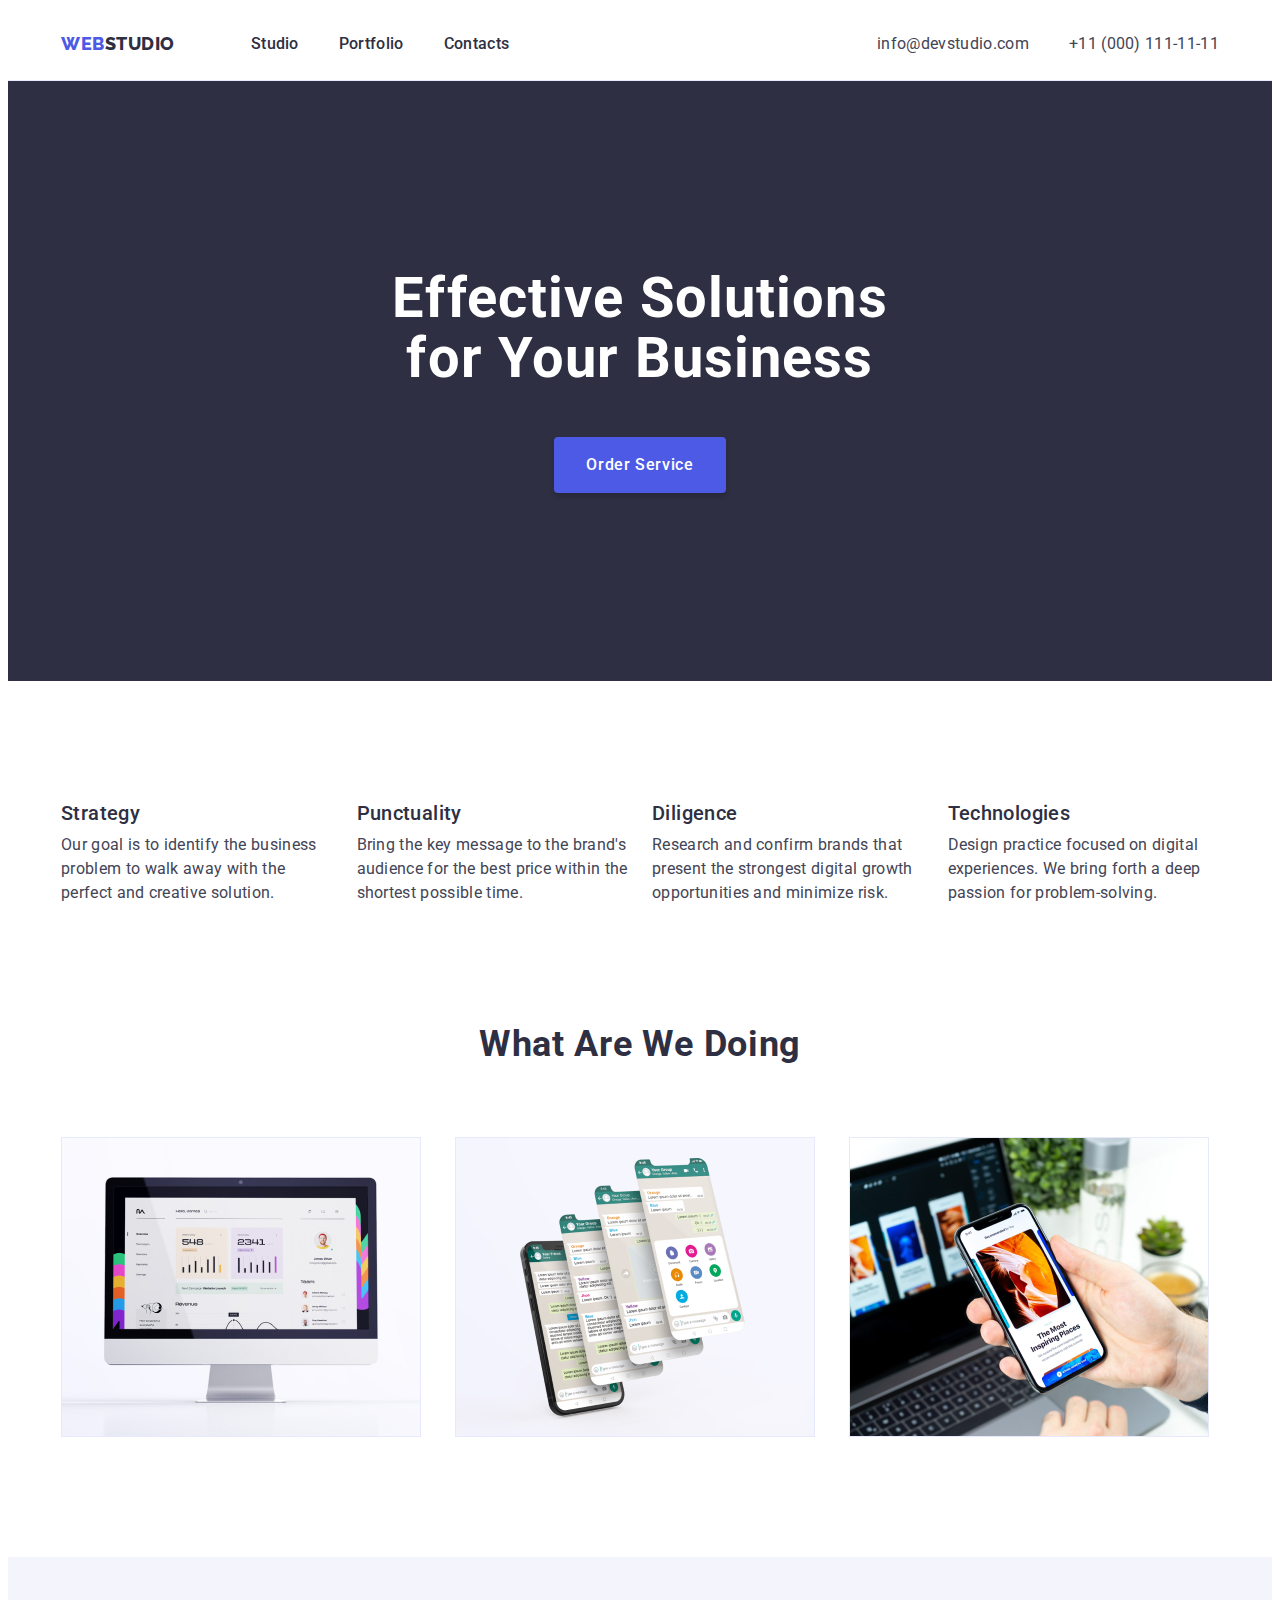
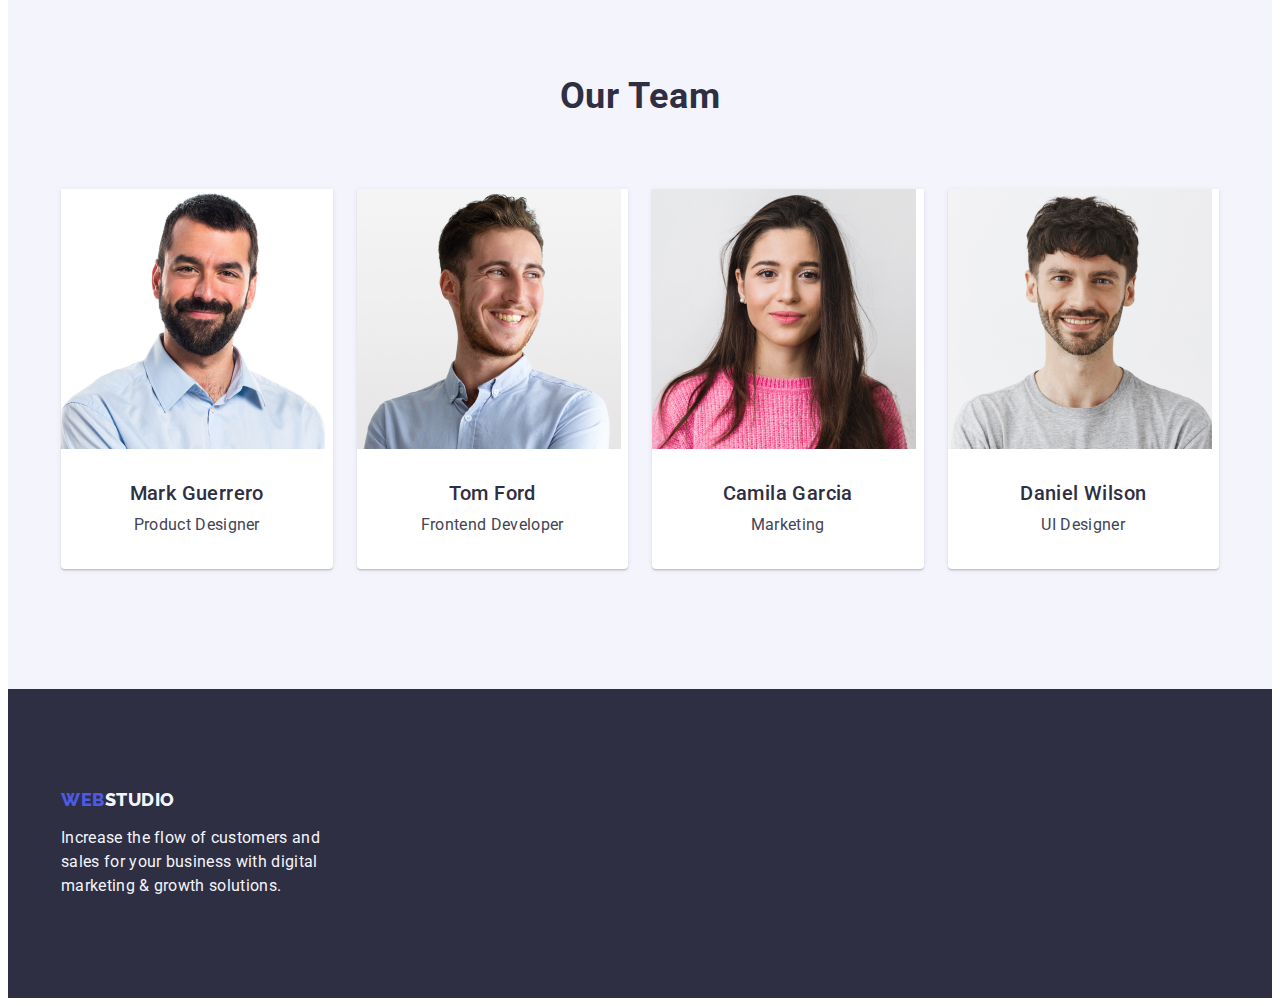
<file: index.html>
<!DOCTYPE html>
<html lang="en">
  <head>
    <meta charset="UTF-8" />
    <meta http-equiv="X-UA-Compatible" content="IE=edge" />
    <meta name="viewport" content="width=device-width, initial-scale=1.0" />

    <title>Studio</title>

    <link rel="preconnect" href="https://fonts.googleapis.com" />
    <link rel="preconnect" href="https://fonts.gstatic.com" crossorigin />
    <link
      href="https://fonts.googleapis.com/css2?family=Raleway:wght@800&family=Roboto:wght@400;500;700&display=swap"
      rel="stylesheet"
    />

    <link
      rel="stylesheet"
      href="https://cdnjs.cloudflare.com/ajax/libs/modern-normalize/2.0.0/modern-normalize.min.css"
      integrity="sha512-4xo8blKMVCiXpTaLzQSLSw3KFOVPWhm/TRtuPVc4WG6kUgjH6J03IBuG7JZPkcWMxJ5huwaBpOpnwYElP/m6wg=="
      crossorigin="anonymous"
      referrerpolicy="no-referrer"
    />

    <link rel="stylesheet" href="./css/styles.css" />
  </head>

  <body class="page">
    <!------------------------ Header ---------------------------------->

    <!-------------------- Navigation menu ----------------------->
    <header class="header-menu">
      <div class="container header-container">
        <nav class="menu-nav">
          <a href="./index.html" class="logo link"
            >Web<span class="logo-header">Studio</span></a
          >

          <ul class="menu-list list">
            <li class="menu-item">
              <a href="./index.html" class="menu-text link">Studio</a>
            </li>

            <li class="menu-item">
              <a href="./portfolio.html" class="menu-text link">Portfolio</a>
            </li>

            <li class="menu-item">
              <a href="" class="menu-text link">Contacts</a>
            </li>
          </ul>
        </nav>

        <!------------------------- Addres navigation ------------------->

        <address class="address-menu">
          <ul class="address-list list">
            <li class="address-item">
              <a href="mailto:info@devstudio.com" class="address-text link"
                >info@devstudio.com</a
              >
            </li>

            <li class="address-item">
              <a href="tel:+110001111111" class="address-text link"
                >+11 (000) 111-11-11</a
              >
            </li>
          </ul>
        </address>
      </div>
    </header>

    <!-----------------------------Main page-------------------->

    <!------------------------Section 1 Hero ------------------------->

    <main>
      <section class="hero">
        <div class="container hero-container">
          <h1 class="hero-title">Effective Solutions for Your Business</h1>
          <button type="button" class="hero-button">Order Service</button>
        </div>
      </section>

      <!------------------- Section 2 Service -------------------->

      <section class="service section">
        <div class="container">
          <h2 class="visually-hidden">Features</h2>

          <ul class="list card-list">
            <li class="card-item">
              <h3 class="card-title">Strategy</h3>
              <p class="card-text text">
                Our goal is to identify the business problem to walk away with
                the perfect and creative solution.
              </p>
            </li>

            <li class="card-item">
              <h3 class="card-title">Punctuality</h3>
              <p class="card-text text">
                Bring the key message to the brand's audience for the best price
                within the shortest possible time.
              </p>
            </li>

            <li class="card-item">
              <h3 class="card-title">Diligence</h3>
              <p class="card-text text">
                Research and confirm brands that present the strongest digital
                growth opportunities and minimize risk.
              </p>
            </li>

            <li class="card-item">
              <h3 class="card-title">Technologies</h3>
              <p class="card-text text">
                Design practice focused on digital experiences. We bring forth a
                deep passion for problem-solving.
              </p>
            </li>
          </ul>
        </div>
      </section>

      <!---------------------- Section 3 Examples -------------------->

      <section class="examples">
        <div class="container">
          <h2 class="section-title">What are we doing</h2>
          <ul class="card-list list">
            <li class="card-item examples-card-item">
              <img
                src="./images/monitor.jpg"
                alt="Monitor Picture"
                width="360"
              />
            </li>
            <li class="card-item examples-card-item">
              <img src="./images/cellphone.jpg" alt="Cellphone" width="360" />
            </li>
            <li class="card-item examples-card-item">
              <img
                src="./images/cellandlaptop.jpg"
                alt="Cellphone and Laptop"
                width="360"
              />
            </li>
          </ul>
        </div>
      </section>

      <!-------------------- Section 4 Team cards ----------------->

      <section class="team section">
        <div class="container">
          <h2 class="section-title">Our Team</h2>
          <ul class="card-list list team-card-list">
            <li class="card-item team-card-item">
              <img
                src="./images/markdesigner.jpg"
                alt="Portrait Product Designer"
                width="264"
              />
              <div class="team-card-text">
                <h3 class="card-title">Mark Guerrero</h3>
                <p class="card-text">Product Designer</p>
              </div>
            </li>
            <li class="card-item team-card-item">
              <img
                src="./images/tomfrontend.jpg"
                alt="Portrait Frontend Developer"
                width="264"
              />
              <div class="team-card-text">
                <h3 class="card-title">Tom Ford</h3>
                <p class="card-text">Frontend Developer</p>
              </div>
            </li>
            <li class="card-item team-card-item">
              <img
                src="./images/camilamarketing.jpg"
                alt="Portrait Product Marketing"
                width="264"
              />
              <div class="team-card-text">
                <h3 class="card-title">Camila Garcia</h3>
                <p class="card-text">Marketing</p>
              </div>
            </li>
            <li class="card-item team-card-item">
              <img
                src="./images/danielui.jpg"
                alt="Portrait UI Designer"
                width="264"
              />
              <div class="team-card-text">
                <h3 class="card-title">Daniel Wilson</h3>
                <p class="card-text">UI Designer</p>
              </div>
            </li>
          </ul>
        </div>
      </section>
    </main>

    <!----------------------  Footer ------------------------------->

    <footer class="footer">
      <div class="container">
        <a href="./index.html" class="footer-logo-text logo link"
          >Web<span class="footer-logo-colour">Studio</span></a
        >
        <p class="footer-text">
          Increase the flow of customers and sales for your business with
          digital marketing & growth solutions.
        </p>
      </div>
    </footer>
  </body>
</html>
</file>
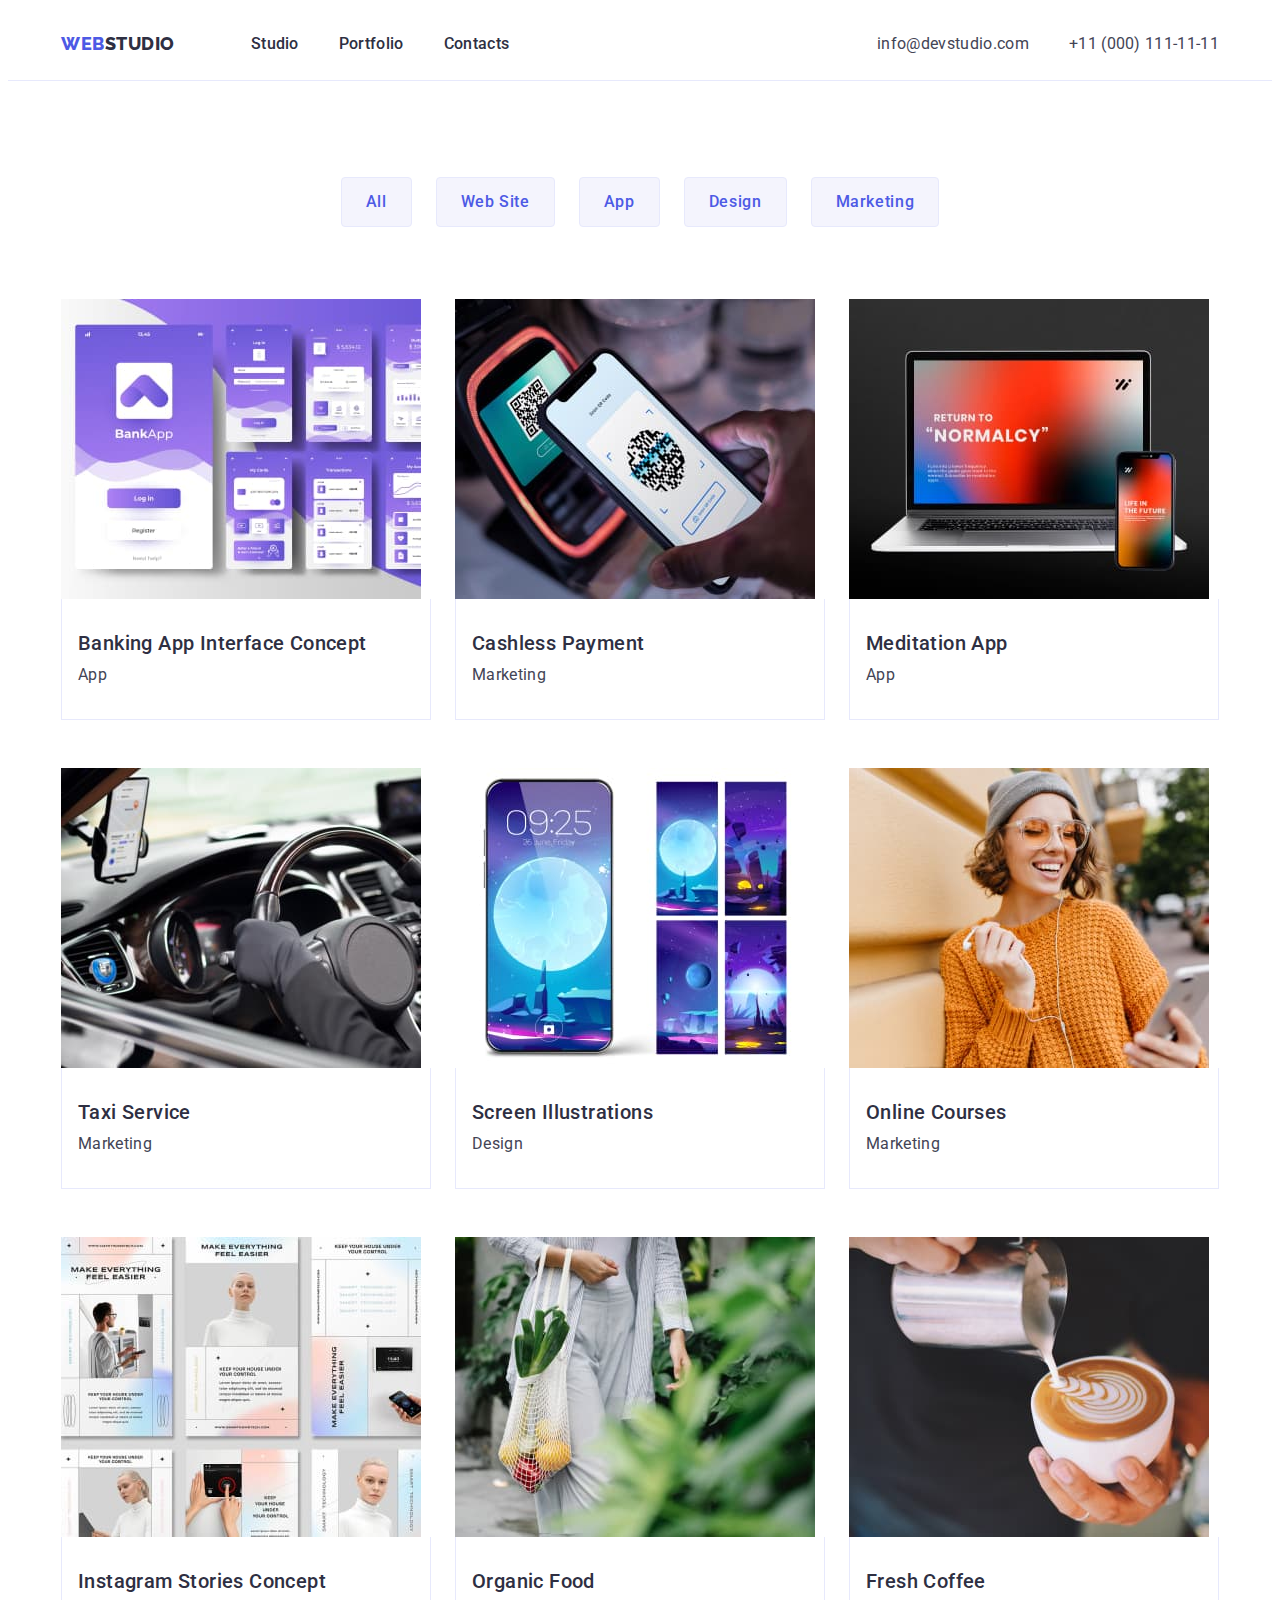
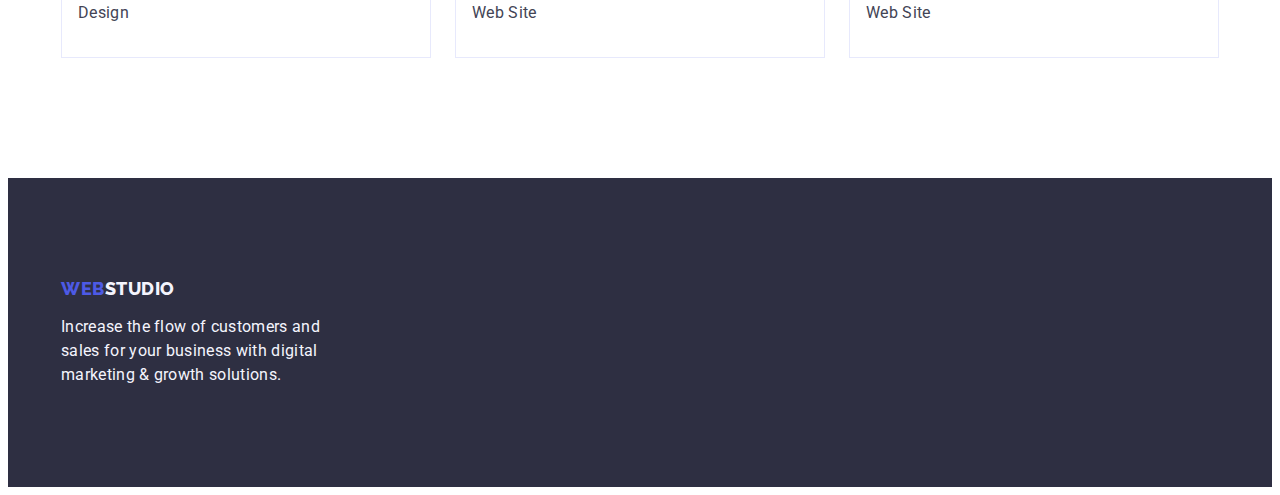
<file: portfolio.html>
<!DOCTYPE html>
<html lang="en">
  <head>
    <meta charset="UTF-8" />
    <meta http-equiv="X-UA-Compatible" content="IE=edge" />
    <meta name="viewport" content="width=device-width, initial-scale=1.0" />

    <title>Studio</title>

    <link rel="preconnect" href="https://fonts.googleapis.com" />
    <link rel="preconnect" href="https://fonts.gstatic.com" crossorigin />
    <link
      href="https://fonts.googleapis.com/css2?family=Raleway:wght@800&family=Roboto:wght@400;500;700&display=swap"
      rel="stylesheet"
    />

    <link
      rel="stylesheet"
      href="https://cdnjs.cloudflare.com/ajax/libs/modern-normalize/2.0.0/modern-normalize.min.css"
      integrity="sha512-4xo8blKMVCiXpTaLzQSLSw3KFOVPWhm/TRtuPVc4WG6kUgjH6J03IBuG7JZPkcWMxJ5huwaBpOpnwYElP/m6wg=="
      crossorigin="anonymous"
      referrerpolicy="no-referrer"
    />

    <link rel="stylesheet" href="./css/styles.css" />
  </head>

  <body class="page">
    <header class="header-menu">
      <!-------------------- Navigation menu ----------------------->
      <div class="container header-container">
        <nav class="menu-nav">
          <a href="./index.html" class="logo link"
            >Web<span class="logo-header">Studio</span></a
          >

          <ul class="menu-list list">
            <li class="menu-item">
              <a href="./index.html" class="menu-text link">Studio</a>
            </li>

            <li class="menu-item">
              <a href="./portfolio.html" class="menu-text link">Portfolio</a>
            </li>

            <li class="menu-item">
              <a href="" class="menu-text link">Contacts</a>
            </li>
          </ul>
        </nav>

        <!------------------------- Addres navigation ------------------->

        <address class="address-menu">
          <ul class="address-list list">
            <li class="address-item">
              <a href="mailto:info@devstudio.com" class="address-text link"
                >info@devstudio.com</a
              >
            </li>

            <li class="address-item">
              <a href="tel:+110001111111" class="address-text link"
                >+11 (000) 111-11-11</a
              >
            </li>
          </ul>
        </address>
      </div>
    </header>

    <!---------------------- Services filter --------------->
    <main>
      <section class="filter-menu">
        <div class="container">
          <h1 class="visually-hidden">Menu Filter</h1>

          <ul class="list card-list filter-list">
            <li>
              <button type="button" class="filter-btn">All</button>
            </li>
            <li>
              <button type="button" class="filter-btn">Web Site</button>
            </li>
            <li>
              <button type="button" class="filter-btn">App</button>
            </li>
            <li>
              <button type="button" class="filter-btn">Design</button>
            </li>
            <li>
              <button type="button" class="filter-btn">Marketing</button>
            </li>
          </ul>

          <!------------------------ Service links --------------------->

          <ul class="list card-list service-card-list">
            <li class="service-card-item">
              <a href="" class="link">
                <img
                  src="./images/portfolio/img1.jpg"
                  alt="Banking App Interface image"
                  width="360"
                />
                <div class="service-card-text">
                  <h2 class="card-title">Banking App Interface Concept</h2>
                  <p class="card-text">App</p>
                </div>
              </a>
            </li>
            <li class="service-card-item">
              <a href="" class="link">
                <img
                  src="./images/portfolio/img2.jpg"
                  alt="Cashless Payment image"
                  width="360"
                />
                <div class="service-card-text">
                  <h2 class="card-title">Cashless Payment</h2>
                  <p class="card-text">Marketing</p>
                </div>
              </a>
            </li>
            <li class="service-card-item">
              <a href="" class="link">
                <img
                  src="./images/portfolio/img3.jpg"
                  alt="Laptop and Mobile Aplication image"
                  width="360"
                />
                <div class="service-card-text">
                  <h2 class="card-title">Meditation App</h2>
                  <p class="card-text">App</p>
                </div>
              </a>
            </li>
            <li class="service-card-item">
              <a href="" class="link">
                <img
                  src="./images/portfolio/img4.jpg"
                  alt="Driver image"
                  width="360"
                />
                <div class="service-card-text">
                  <h2 class="card-title">Taxi Service</h2>
                  <p class="card-text">Marketing</p>
                </div>
              </a>
            </li>
            <li class="service-card-item">
              <a href="" class="link">
                <img
                  src="./images/portfolio/img5.jpg"
                  alt="Mobile phone wallpapers"
                  width="360"
                />
                <div class="service-card-text">
                  <h2 class="card-title">Screen Illustrations</h2>
                  <p class="card-text">Design</p>
                </div>
              </a>
            </li>
            <li class="service-card-item">
              <a href="" class="link">
                <img
                  src="./images/portfolio/img6.jpg"
                  alt="A picture of a girl"
                  width="360"
                />
                <div class="service-card-text">
                  <h2 class="card-title">Online Courses</h2>
                  <p class="card-text">Marketing</p>
                </div>
              </a>
            </li>
            <li class="service-card-item">
              <a href="" class="link">
                <img
                  src="./images/portfolio/img7.jpg"
                  alt="Mobile aplication screenshots"
                  width="360"
                />
                <div class="service-card-text">
                  <h2 class="card-title">Instagram Stories Concept</h2>
                  <p class="card-text">Design</p>
                </div>
              </a>
            </li>
            <li class="service-card-item">
              <a href="" class="link">
                <img
                  src="./images/portfolio/img8.jpg"
                  alt="A picture with a woman holding vegetables"
                  width="360"
                />
                <div class="service-card-text">
                  <h2 class="card-title">Organic Food</h2>
                  <p class="card-text">Web Site</p>
                </div>
              </a>
            </li>

            <li class="service-card-item">
              <a href="" class="link">
                <img
                  src="./images/portfolio/img9.jpg"
                  alt="A picture of adding milk to a cup of coffee"
                  width="360"
                />
                <div class="service-card-text">
                  <h2 class="card-title">Fresh Coffee</h2>
                  <p class="card-text">Web Site</p>
                </div>
              </a>
            </li>
          </ul>
        </div>
      </section>
    </main>

    <!----------------- Section 4 Footer ------------------>

    <footer class="footer">
      <div class="container">
        <a href="./index.html" class="footer-logo-text logo link"
          >Web<span class="footer-logo-colour">Studio</span></a
        >
        <p class="footer-text">
          Increase the flow of customers and sales for your business with
          digital marketing & growth solutions.
        </p>
      </div>
    </footer>
  </body>
</html>
</file>
<file: css/styles.css>
/* ------------- Default Styles ------------*/
:root {
  --primary-text-color: #434455;
  --title-text-color: #2e2f42;
  --accent-color: #4d5ae5;
  --white-text-color: #ffffff;
  --footer-text-color: #f4f4fd;
  --hover-color: #404bbf;
  --border-color: #e7e9fc;
}

.page {
  background-color: var(--white-text-color);
  color: var(--primary-text-color);
  font-family: 'Roboto', sans-serif;
  letter-spacing: 0.02em;
}

.list {
  list-style: none;
}

.link {
  text-decoration: none;
}

.button {
  cursor: pointer;
}

address {
  font-style: normal;
}

h1,
h2,
h3,
h4,
p {
  margin: 0;
}

ul {
  margin: 0;
  padding: 0;
}

img {
  display: block;
}

.section {
  padding-top: 120px;
  padding-bottom: 120px;
}

.container {
  width: 1158px;
  margin-left: auto;
  margin-right: auto;
  padding-right: 15px;
  padding-left: 15px;
}

/*---------------- Page Header ---------------*/

/*------------ Navigation menu-------------*/

.header-menu {
  border-bottom: 1px solid;
  border-color: var(--border-color);
  background-color: var(--white-text-color);
}

.header-container {
  display: flex;
  align-items: center;
  justify-content: space-between;
}

.menu-nav {
  display: flex;
  align-items: center;
}

.menu-list {
  display: flex;
  align-items: center;
  gap: 40px;
}

.address-list {
  display: flex;
  align-items: center;
}

.menu-item {
  padding-top: 24px;
  padding-bottom: 24px;
  gap: 40px;
}

.logo {
  color: var(--accent-color);
  font-family: Raleway, sans-serif;
  font-weight: 800;
  font-size: 18px;
  line-height: 1.17;
  letter-spacing: 0.03em;
  text-transform: uppercase;
  margin-right: 76px;
}

.logo-header {
  color: var(--title-text-color);
}

.menu-text {
  padding-top: 24px;
  padding-bottom: 24px;
  color: var(--title-text-color);
  font-weight: 500;
  font-size: 16px;
  line-height: 1.5;
}

.menu-text:hover,
.menu-text:focus {
  color: var(--hover-color);
}

.address-list {
  display: flex;
  align-items: center;
}

.address-item:not(:last-child) {
  margin-right: 40px;
}

.address-text {
  color: var(--primary-text-color);
  font-family: 'Roboto';
  font-weight: 400;
  font-size: 16px;
  line-height: 1.5;
  letter-spacing: 0.02em;
}
.address-text:hover,
.address-text:focus {
  color: var(--hover-color);
}

/*------------Section 1 Hero --------------*/

.hero {
  padding: 188px 0;
  background-color: var(--title-text-color);
}

.hero-container {
  display: flex;
  align-items: center;
  flex-direction: column;
}

.hero-title {
  max-width: 496px;
  margin-bottom: 48px;
  color: var(--white-text-color);
  font-size: 56px;
  line-height: 1.07;
  letter-spacing: 0.02em;
  text-align: center;
}

/*-------------- Hero Button  --------*/

.hero-button {
  min-width: 169px;
  height: 56px;
  padding: 16px 32px 16px 32px;
  border: none;
  border-radius: 4px;
  box-shadow: 0px 4px 4px rgba(0, 0, 0, 0.15);
  font-family: inherit;
  font-weight: 500;
  font-size: 16px;
  line-height: 1.5;
  letter-spacing: 0.04em;
  cursor: pointer;
  background-color: var(--accent-color);
  color: var(--white-text-color);
}

.hero-button:hover,
.hero-button:focus {
  color: var(--white-text-color);
  background-color: var(--hover-color);
}

/*-------- Section 2 Service -------*/

.service {
  background-color: var(--white-text-color);
}
.visually-hidden {
  color: var(--title-text-color);
  font-size: 56px;
  line-height: 1.07;
  letter-spacing: 0.02em;
}

.visually-hidden {
  position: absolute;
  width: 1px;
  height: 1px;
  margin: -1px;
  border: 0;
  padding: 0;
  white-space: nowrap;
  clip-path: inset(100%);
  clip: rect(0 0 0 0);
  overflow: hidden;
}

.card-item {
  flex-basis: calc((100% - 3 * 24px) / 4);
}

.card-list {
  display: flex;
  gap: 24px;
}

.card-title {
  margin-bottom: 8px;
  color: var(--title-text-color);
  font-weight: 500;
  font-size: 20px;
  line-height: 1.2;
  letter-spacing: 0.02em;
}

.card-text {
  color: var(--primary-text-color);
  font-size: 16px;
  line-height: 1.5;
  letter-spacing: 0.02em;
}

/*---------- Section 3 Examples -------*/

.examples {
  flex-wrap: wrap;
  padding-bottom: 120px;
  background-color: var(--white-text-color);
}

/* формула якщо не прогрузиться картинка то розмір елементу збережеться */

.examples-card-item {
  flex-basis: calc((100% - 2 * 24px) / 3);
  border: 1px solid var(--stroke-colour);
}

.section-title {
  margin-bottom: 72px;
  color: var(--title-text-color);
  font-size: 36px;
  line-height: 1.11;
  text-align: center;
  text-transform: capitalize;
  letter-spacing: 0.02em;
}

/*---------- Section 4 Team ---------*/

.team {
  background-color: var(--footer-text-color);
}

.team-card-list {
  flex-wrap: wrap;
}

.team-card-item {
  flex-basis: calc((100% - 3 * 24px) / 4);
  background: #ffffff;
  box-shadow: 0px 1px 6px rgba(46, 47, 66, 0.08),
    0px 1px 1px rgba(46, 47, 66, 0.16), 0px 2px 1px rgba(46, 47, 66, 0.08);
  border-radius: 0px 0px 4px 4px;
  background-color: var(--white-text-color);
}

.team-card-text {
  padding: 32px 16px;
  text-align: center;
}

/*------------- Footer  ------------*/

.footer {
  padding: 100px 0;
  background-color: var(--title-text-color);
}

.footer-logo-text {
  display: inline-block;
  margin-bottom: 16px;
}

.footer-logo-colour {
  color: var(--footer-text-color);
}

.footer-text {
  max-width: 264px;
  font-size: 16px;
  line-height: 1.5;
  letter-spacing: 0.02em;
  color: var(--footer-text-color);
}

/*------------- Portfolio ----------*/
/* ----------Filter buttons----------- */

.filter-menu {
  padding-top: 96px;
  padding-bottom: 120px;

  background-color: var(--white-text-color);
}

.filter-list {
  margin-bottom: 72px;
  justify-content: center;
}

.filter-btn {
  padding: 12px 24px;
  border: 1px solid var(--border-color);
  border-radius: 4px;
  color: var(--accent-color);
  background-color: var(--footer-text-color);
  font-family: 'Roboto', sans-serif;
  font-size: 16px;
  line-height: 1.5;
  letter-spacing: 0.04em;
  font-weight: 500;
  cursor: pointer;
}

.filter-btn:hover,
.filter-btn:focus {
  border: 1px solid transparent;
  color: var(--white-text-color);
  background-color: var(--hover-color);
}

/*---------- Services cards ------------*/

.service-card-list {
  flex-wrap: wrap;
  row-gap: 48px;
  column-gap: 24px;
}

.service-card-item {
  width: calc((100% - 48px) / 3);
}

.service-card-text {
  border: 1px solid var(--border-color);
  border-top: none;
  padding: 32px 16px;
}
</file>
